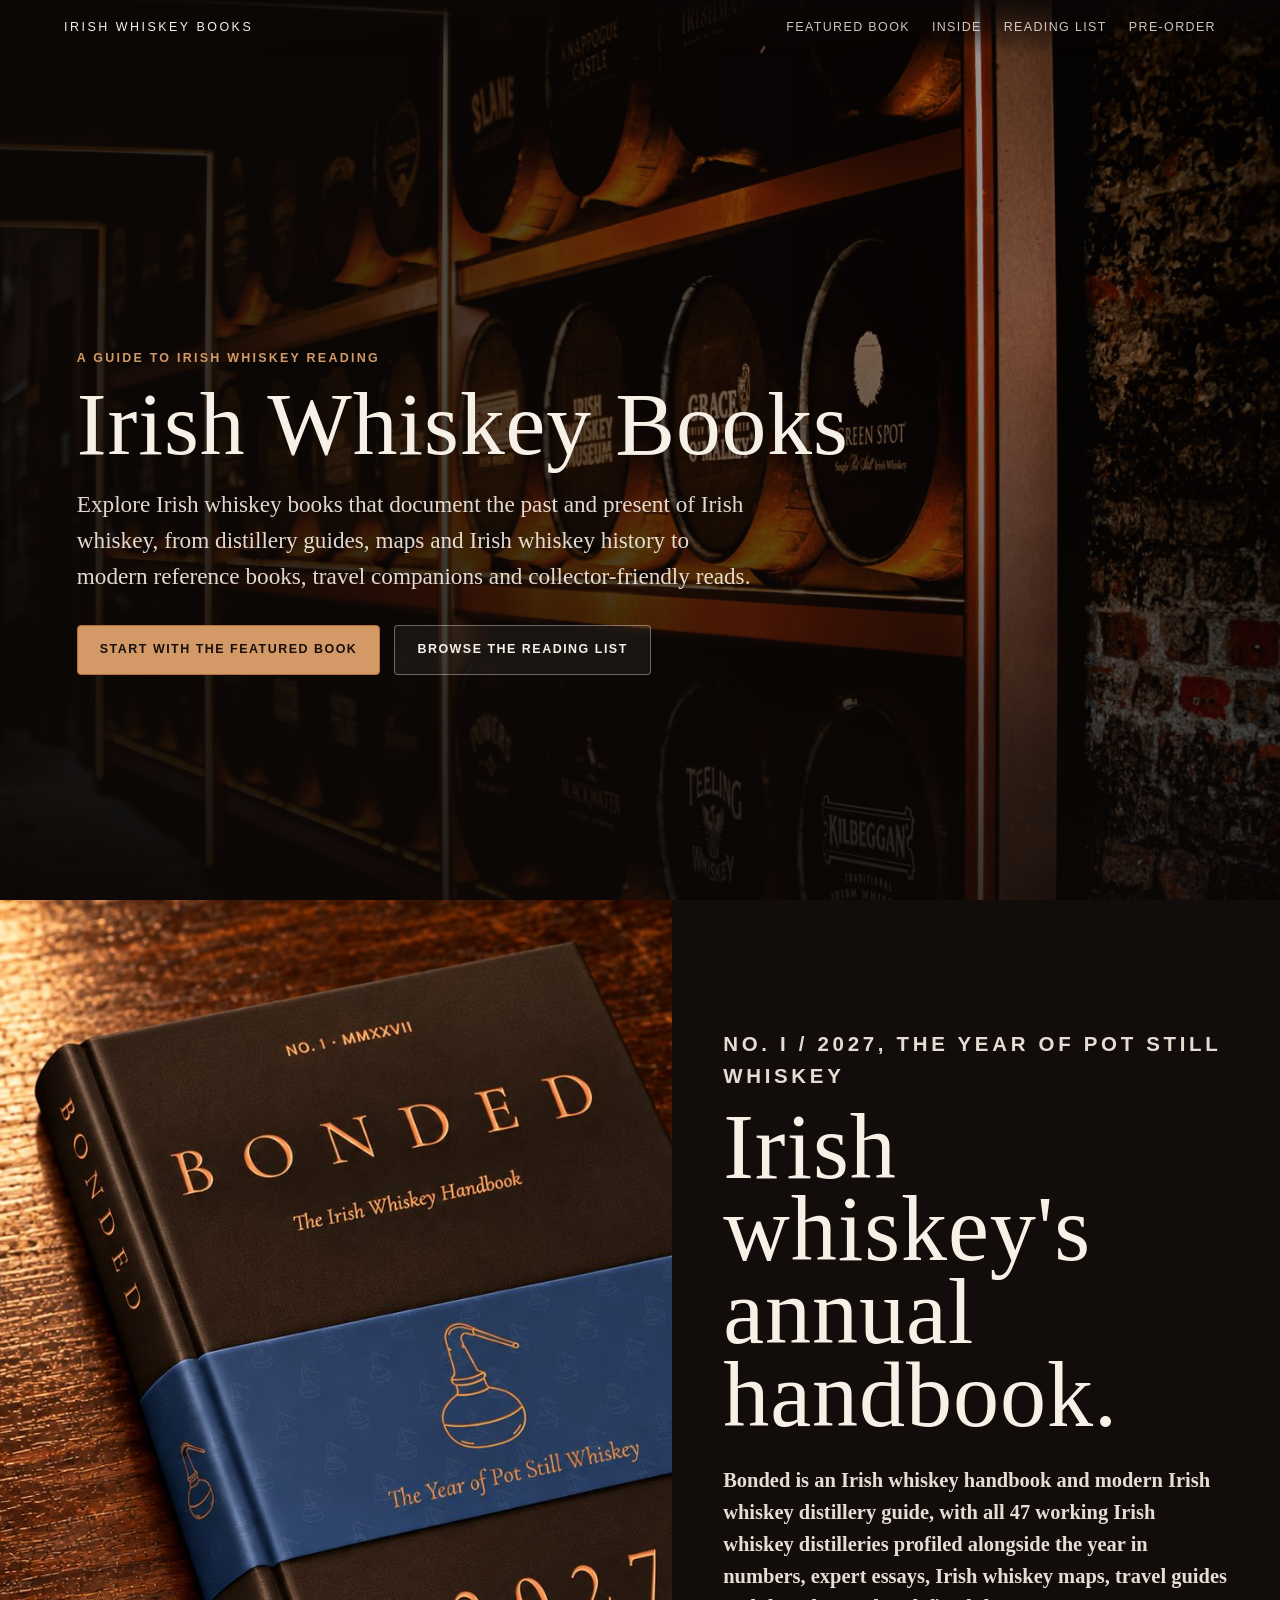
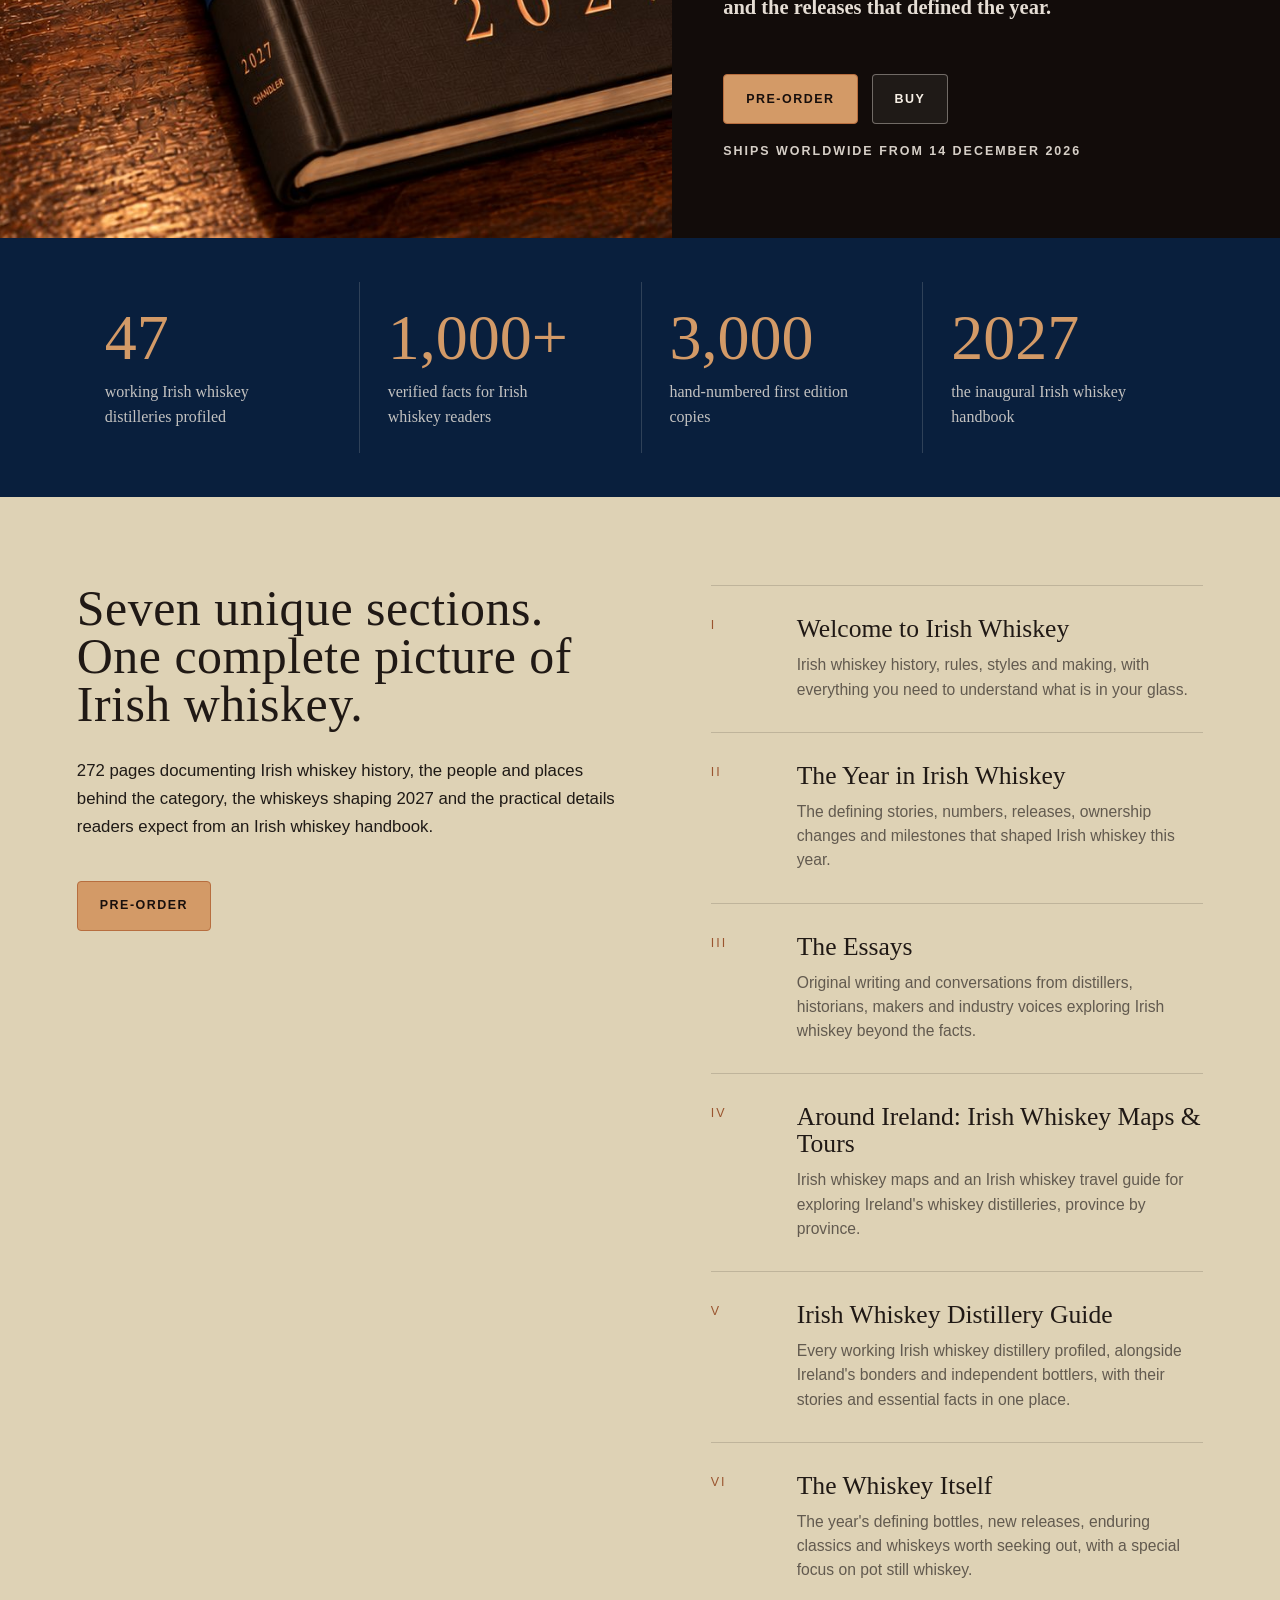
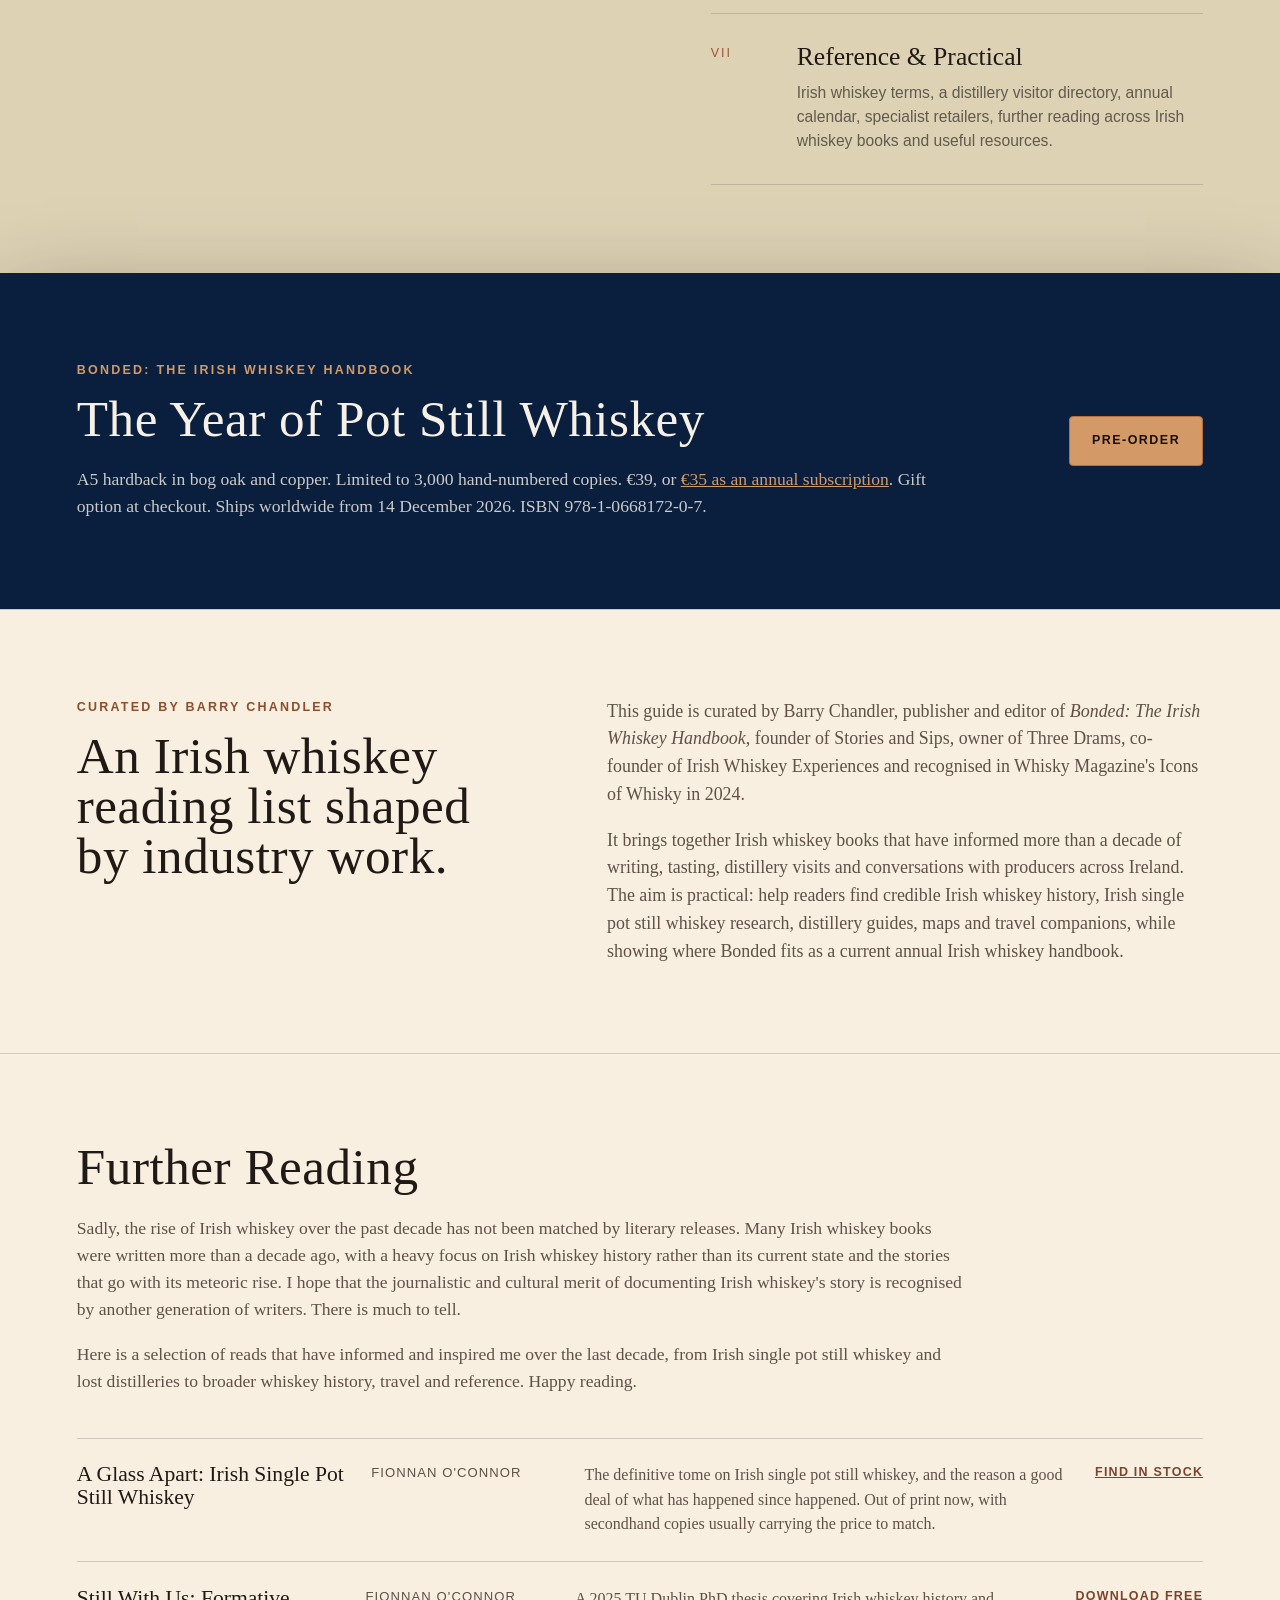
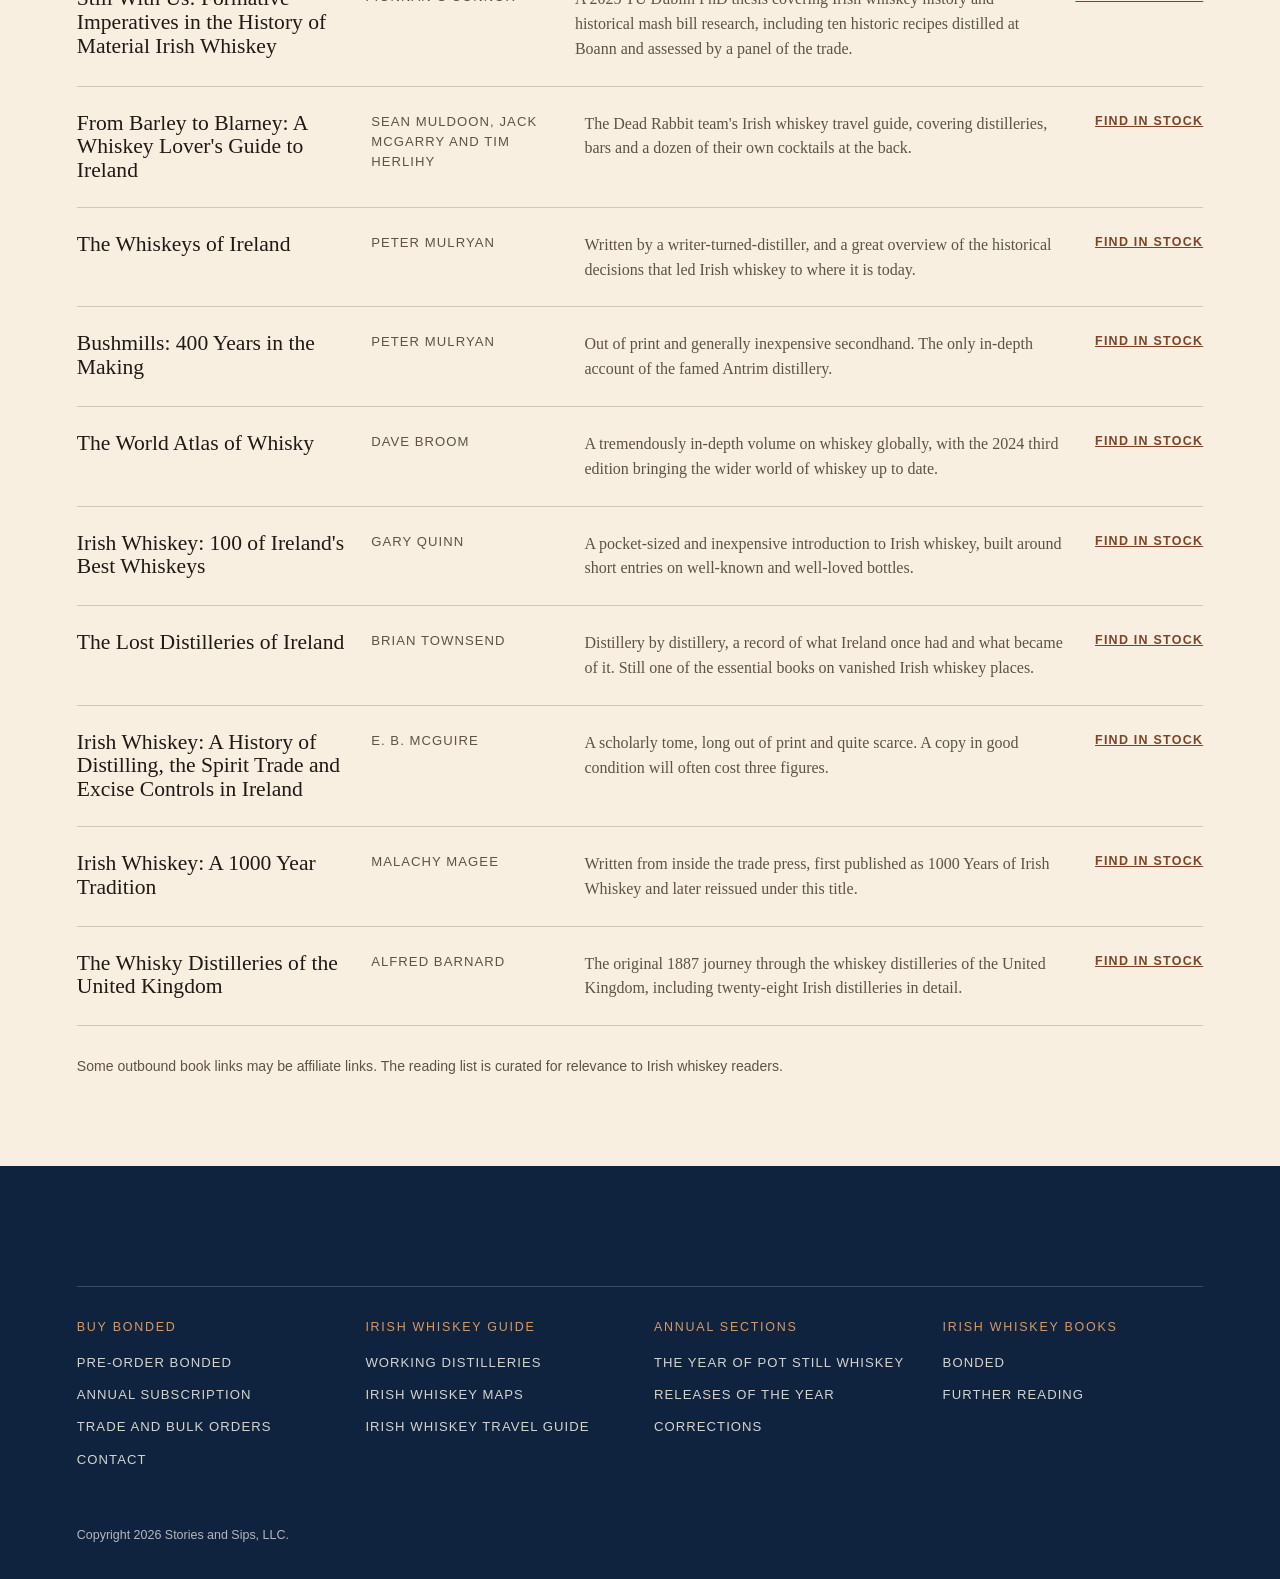
<file: index.html>
<!doctype html>
<html lang="en">
  <head>
    <meta charset="utf-8">
    <meta name="viewport" content="width=device-width, initial-scale=1">
    <title>Irish Whiskey Books, Handbook &amp; Distillery Guide | Bonded</title>
    <meta name="description" content="Explore Irish whiskey books, the Bonded Irish whiskey handbook, Irish whiskey distillery guides, single pot still history, maps and travel guides.">
    <link rel="canonical" href="https://irishwhiskeybooks.com/">
    <meta name="robots" content="index,follow">
    <meta property="og:title" content="Irish Whiskey Books, Handbook &amp; Distillery Guide | Bonded">
    <meta property="og:description" content="Explore Irish whiskey books, the Bonded Irish whiskey handbook, Irish whiskey history, distillery guides, maps and travel guides.">
    <meta property="og:type" content="website">
    <meta property="og:url" content="https://irishwhiskeybooks.com/">
    <meta property="og:image" content="https://irishwhiskeybooks.com/assets/barrel-header.jpeg">
    <meta name="twitter:card" content="summary_large_image">
    <meta name="twitter:title" content="Irish Whiskey Books, Handbook &amp; Distillery Guide | Bonded">
    <meta name="twitter:description" content="Explore Irish whiskey books, the Bonded Irish whiskey handbook, Irish whiskey history, distillery guides, maps and travel guides.">
    <meta name="twitter:image" content="https://irishwhiskeybooks.com/assets/barrel-header.jpeg">
    <!-- Google tag (gtag.js) -->
    <script async src="https://www.googletagmanager.com/gtag/js?id=G-9MG080TFZW"></script>
    <script>
      window.dataLayer = window.dataLayer || [];
      function gtag(){dataLayer.push(arguments);}
      gtag('js', new Date());
      gtag('config', 'G-9MG080TFZW');
    </script>
    <link rel="stylesheet" href="styles.css">
    <script type="application/ld+json">
      {
        "@context": "https://schema.org",
        "@graph": [
          {
            "@type": "WebSite",
            "@id": "https://irishwhiskeybooks.com/#website",
            "name": "Irish Whiskey Books",
            "url": "https://irishwhiskeybooks.com/",
            "description": "A curated guide to Irish whiskey books, including the Bonded Irish whiskey handbook, Irish whiskey distillery guide resources, Irish single pot still whiskey history, maps and travel guides.",
            "creator": {
              "@id": "https://irishwhiskeybooks.com/#barry-chandler"
            }
          },
          {
            "@type": "Person",
            "@id": "https://irishwhiskeybooks.com/#barry-chandler",
            "name": "Barry Chandler",
            "jobTitle": "Publisher and editor",
            "description": "Barry Chandler is the publisher and editor of Bonded: The Irish Whiskey Handbook, founder of Stories and Sips, owner of Three Drams and co-founder of Irish Whiskey Experiences.",
            "sameAs": [
              "https://irishwhiskeyhandbook.com/",
              "https://storiesandsips.com/"
            ]
          },
          {
            "@type": "Book",
            "@id": "https://irishwhiskeybooks.com/#bonded",
            "name": "BONDED: The Irish Whiskey Handbook, No. I / 2027, The Year of Pot Still Whiskey",
            "isbn": "978-1-0668172-0-7",
            "numberOfPages": 272,
            "bookEdition": "No. I / 2027",
            "bookFormat": "https://schema.org/Hardcover",
            "inLanguage": "en",
            "author": {
              "@id": "https://irishwhiskeybooks.com/#barry-chandler"
            },
            "publisher": {
              "@type": "Organization",
              "name": "Stories and Sips"
            },
            "description": "Bonded is a 272-page Irish whiskey handbook, Irish whiskey distillery guide and annual reference book covering Irish whiskey history, maps, travel guides and the whiskeys shaping the year. No. I / 2027, The Year of Pot Still Whiskey, is an A5 hardback in bog oak and copper that profiles all 47 working Irish whiskey distilleries.",
            "offers": [
              {
                "@type": "Offer",
                "name": "Single copy",
                "price": "39.00",
                "priceCurrency": "EUR",
                "availability": "https://schema.org/PreOrder",
                "url": "https://irishwhiskeyhandbook.com/product/bonded-2027-the-irish-whiskey-handbook/"
              },
              {
                "@type": "Offer",
                "name": "Annual subscription",
                "price": "35.00",
                "priceCurrency": "EUR",
                "availability": "https://schema.org/PreOrder",
                "url": "https://irishwhiskeyhandbook.com/product/bonded-annual-subscription/"
              }
            ]
          },
          {
            "@type": "ItemList",
            "@id": "https://irishwhiskeybooks.com/#reading-list",
            "name": "Further Reading",
            "itemListOrder": "https://schema.org/ItemListOrderAscending",
            "numberOfItems": 11,
            "itemListElement": [
              {
                "@type": "ListItem",
                "position": 1,
                "item": {
                  "@type": "Book",
                  "name": "A Glass Apart: Irish Single Pot Still Whiskey",
                  "url": "https://www.elsefinebooksellers.com/product/11438/A-Glass-Apart-Irish-Single-Pot-Still-Whiskey",
                  "author": {
                    "@type": "Person",
                    "name": "Fionnan O'Connor"
                  }
                }
              },
              {
                "@type": "ListItem",
                "position": 2,
                "item": {
                  "@type": "Book",
                  "name": "Still With Us: Formative Imperatives in the History of Material Irish Whiskey, c. 1324 to 1980",
                  "url": "https://arrow.tudublin.ie/tfschcafdoc/7/",
                  "author": {
                    "@type": "Person",
                    "name": "Fionnan O'Connor"
                  }
                }
              },
              {
                "@type": "ListItem",
                "position": 3,
                "item": {
                  "@type": "Book",
                  "name": "From Barley to Blarney: A Whiskey Lover's Guide to Ireland",
                  "url": "https://www.speedyhen.com/product/sean-muldoon/from-barley-to-blarney--a-whiskey-lovers-guide-to-ireland/23897467"
                }
              },
              {
                "@type": "ListItem",
                "position": 4,
                "item": {
                  "@type": "Book",
                  "name": "The Whiskeys of Ireland",
                  "url": "https://blackwaterdistillery.ie/product/whiskeys-of-ireland-signed/",
                  "author": {
                    "@type": "Person",
                    "name": "Peter Mulryan"
                  }
                }
              },
              {
                "@type": "ListItem",
                "position": 5,
                "item": {
                  "@type": "Book",
                  "name": "Bushmills: 400 Years in the Making",
                  "url": "https://www.amazon.co.uk/Bushmills-400-Years-Making/dp/1847580920",
                  "author": {
                    "@type": "Person",
                    "name": "Peter Mulryan"
                  }
                }
              },
              {
                "@type": "ListItem",
                "position": 6,
                "item": {
                  "@type": "Book",
                  "name": "The World Atlas of Whisky",
                  "url": "https://www.amazon.nl/-/en/World-Atlas-Whisky-3rd-distilleries/dp/1784726737",
                  "author": {
                    "@type": "Person",
                    "name": "Dave Broom"
                  }
                }
              },
              {
                "@type": "ListItem",
                "position": 7,
                "item": {
                  "@type": "Book",
                  "name": "Irish Whiskey: 100 of Ireland's Best Whiskeys",
                  "url": "https://www.amazon.nl/-/en/Irish-Whiskey-Irelands-best-known-most-loved/dp/0008340668",
                  "author": {
                    "@type": "Person",
                    "name": "Gary Quinn"
                  }
                }
              },
              {
                "@type": "ListItem",
                "position": 8,
                "item": {
                  "@type": "Book",
                  "name": "The Lost Distilleries of Ireland",
                  "url": "https://www.abebooks.co.uk/Lost-Distilleries-Ireland-Brian-Townsend-Neil/32471209295/bd",
                  "author": {
                    "@type": "Person",
                    "name": "Brian Townsend"
                  }
                }
              },
              {
                "@type": "ListItem",
                "position": 9,
                "item": {
                  "@type": "Book",
                  "name": "Irish Whiskey: A History of Distilling, the Spirit Trade and Excise Controls in Ireland",
                  "url": "https://www.deburcararebooks.com/product/books/history/mcguire-irish-whiskey/",
                  "author": {
                    "@type": "Person",
                    "name": "E. B. McGuire"
                  }
                }
              },
              {
                "@type": "ListItem",
                "position": 10,
                "item": {
                  "@type": "Book",
                  "name": "Irish Whiskey: A 1000 Year Tradition",
                  "url": "https://www.abebooks.com/9780862782283/Irish-Whiskey-1000-Year-Tradition-0862782287/plp",
                  "author": {
                    "@type": "Person",
                    "name": "Malachy Magee"
                  }
                }
              },
              {
                "@type": "ListItem",
                "position": 11,
                "item": {
                  "@type": "Book",
                  "name": "The Whisky Distilleries of the United Kingdom",
                  "url": "https://birlinn.co.uk/product/the-whisky-distilleries-of-the-united-kingdom-2/",
                  "author": {
                    "@type": "Person",
                    "name": "Alfred Barnard"
                  }
                }
              }
            ]
          }
        ]
      }
    </script>
  </head>
  <body>
    <header class="site-header" aria-label="Irish Whiskey Books">
      <a class="brand" href="#top">Irish Whiskey Books</a>
      <nav aria-label="Main navigation">
        <a href="#featured-book">Featured Book</a>
        <a href="#inside">Inside</a>
        <a href="#reading-list">Reading List</a>
        <a href="https://irishwhiskeyhandbook.com/product/bonded-2027-the-irish-whiskey-handbook/" target="_blank" rel="noopener noreferrer">Pre-order</a>
      </nav>
    </header>

    <main id="top">
      <section class="hero hero-category">
        <div class="hero-media" aria-hidden="true">
          <img src="assets/barrel-header.jpeg" alt="">
        </div>
        <div class="hero-overlay"></div>
        <div class="hero-content hero-content-left">
          <p class="kicker">A guide to Irish whiskey reading</p>
          <h1>Irish Whiskey Books</h1>
          <p class="lede">Explore Irish whiskey books that document the past and present of Irish whiskey, from distillery guides, maps and Irish whiskey history to modern reference books, travel companions and collector-friendly reads.</p>
          <div class="actions">
            <a class="button primary" href="#featured-book">Start With The Featured Book</a>
            <a class="button secondary" href="#reading-list">Browse The Reading List</a>
          </div>
        </div>
      </section>

      <section class="bonded-feature-hero" id="featured-book" aria-label="BONDED: The Irish Whiskey Handbook, No. I / 2027, The Year of Pot Still Whiskey">
        <div class="bonded-feature-media" aria-hidden="true">
          <img src="assets/bonded-header.jpeg" alt="">
        </div>
        <div class="bonded-feature-overlay"></div>
        <div class="bonded-feature-copy">
          <p class="kicker">No. I / 2027, The Year of Pot Still Whiskey</p>
          <h2>Irish whiskey's annual handbook.</h2>
          <p>Bonded is an Irish whiskey handbook and modern Irish whiskey distillery guide, with all 47 working Irish whiskey distilleries profiled alongside the year in numbers, expert essays, Irish whiskey maps, travel guides and the releases that defined the year.</p>
          <div class="bonded-actions">
            <a class="button primary" href="https://irishwhiskeyhandbook.com/product/bonded-2027-the-irish-whiskey-handbook/" target="_blank" rel="noopener noreferrer">Pre-order</a>
            <a class="button secondary" href="https://irishwhiskeyhandbook.com/product/bonded-2027-the-irish-whiskey-handbook/" target="_blank" rel="noopener noreferrer">Buy</a>
          </div>
          <p class="shipping-note">Ships worldwide from 14 December 2026</p>
        </div>
      </section>

      <section class="stats section section-blue" aria-label="Bonded at a glance">
        <div>
          <strong>47</strong>
          <span>working Irish whiskey distilleries profiled</span>
        </div>
        <div>
          <strong>1,000+</strong>
          <span>verified facts for Irish whiskey readers</span>
        </div>
        <div>
          <strong>3,000</strong>
          <span>hand-numbered first edition copies</span>
        </div>
        <div>
          <strong>2027</strong>
          <span>the inaugural Irish whiskey handbook</span>
        </div>
      </section>

      <section class="section section-cream sections-overview" id="inside">
        <div class="sections-statement">
          <h2>Seven unique sections. One complete picture of Irish whiskey.</h2>
          <p>272 pages documenting Irish whiskey history, the people and places behind the category, the whiskeys shaping 2027 and the practical details readers expect from an Irish whiskey handbook.</p>
          <a class="button primary section-button" href="https://irishwhiskeyhandbook.com/product/bonded-2027-the-irish-whiskey-handbook/" target="_blank" rel="noopener noreferrer">Pre-order</a>
        </div>

        <div class="sections-list" aria-label="Bonded book sections">
          <article>
            <span>I</span>
            <div>
              <h3>Welcome to Irish Whiskey</h3>
              <p>Irish whiskey history, rules, styles and making, with everything you need to understand what is in your glass.</p>
            </div>
          </article>
          <article>
            <span>II</span>
            <div>
              <h3>The Year in Irish Whiskey</h3>
              <p>The defining stories, numbers, releases, ownership changes and milestones that shaped Irish whiskey this year.</p>
            </div>
          </article>
          <article>
            <span>III</span>
            <div>
              <h3>The Essays</h3>
              <p>Original writing and conversations from distillers, historians, makers and industry voices exploring Irish whiskey beyond the facts.</p>
            </div>
          </article>
          <article>
            <span>IV</span>
            <div>
              <h3>Around Ireland: Irish Whiskey Maps &amp; Tours</h3>
              <p>Irish whiskey maps and an Irish whiskey travel guide for exploring Ireland's whiskey distilleries, province by province.</p>
            </div>
          </article>
          <article>
            <span>V</span>
            <div>
              <h3>Irish Whiskey Distillery Guide</h3>
              <p>Every working Irish whiskey distillery profiled, alongside Ireland's bonders and independent bottlers, with their stories and essential facts in one place.</p>
            </div>
          </article>
          <article>
            <span>VI</span>
            <div>
              <h3>The Whiskey Itself</h3>
              <p>The year's defining bottles, new releases, enduring classics and whiskeys worth seeking out, with a special focus on pot still whiskey.</p>
            </div>
          </article>
          <article>
            <span>VII</span>
            <div>
              <h3>Reference &amp; Practical</h3>
              <p>Irish whiskey terms, a distillery visitor directory, annual calendar, specialist retailers, further reading across Irish whiskey books and useful resources.</p>
            </div>
          </article>
        </div>
      </section>

      <section class="book-band section" id="buy" aria-label="Pre-order Bonded">
        <div>
          <p class="section-label">BONDED: The Irish Whiskey Handbook</p>
          <h2>The Year of Pot Still Whiskey</h2>
          <p>A5 hardback in bog oak and copper. Limited to 3,000 hand-numbered copies. €39, or <a href="https://irishwhiskeyhandbook.com/product/bonded-annual-subscription/" target="_blank" rel="noopener noreferrer">€35 as an annual subscription</a>. Gift option at checkout. Ships worldwide from 14 December 2026. ISBN 978-1-0668172-0-7.</p>
        </div>
        <a class="button primary" href="https://irishwhiskeyhandbook.com/product/bonded-2027-the-irish-whiskey-handbook/" target="_blank" rel="noopener noreferrer">Pre-order</a>
      </section>

      <section class="section authority-section section-paper" aria-label="About this Irish whiskey books guide">
        <div class="authority-heading">
          <p class="kicker">Curated by Barry Chandler</p>
          <h2>An Irish whiskey reading list shaped by industry work.</h2>
        </div>
        <div class="authority-copy">
          <p>This guide is curated by Barry Chandler, publisher and editor of <em>Bonded: The Irish Whiskey Handbook</em>, founder of Stories and Sips, owner of Three Drams, co-founder of Irish Whiskey Experiences and recognised in Whisky Magazine's Icons of Whisky in 2024.</p>
          <p>It brings together Irish whiskey books that have informed more than a decade of writing, tasting, distillery visits and conversations with producers across Ireland. The aim is practical: help readers find credible Irish whiskey history, Irish single pot still whiskey research, distillery guides, maps and travel companions, while showing where Bonded fits as a current annual Irish whiskey handbook.</p>
        </div>
      </section>

      <section class="section reading-list section-paper" id="reading-list">
        <div class="section-heading">
          <h2>Further Reading</h2>
          <div class="reading-intro">
            <p>Sadly, the rise of Irish whiskey over the past decade has not been matched by literary releases. Many Irish whiskey books were written more than a decade ago, with a heavy focus on Irish whiskey history rather than its current state and the stories that go with its meteoric rise. I hope that the journalistic and cultural merit of documenting Irish whiskey's story is recognised by another generation of writers. There is much to tell.</p>
            <p>Here is a selection of reads that have informed and inspired me over the last decade, from Irish single pot still whiskey and lost distilleries to broader whiskey history, travel and reference. Happy reading.</p>
          </div>
        </div>

        <div class="book-list">
          <article>
            <h3>A Glass Apart: Irish Single Pot Still Whiskey</h3>
            <p class="byline">Fionnan O'Connor</p>
            <p>The definitive tome on Irish single pot still whiskey, and the reason a good deal of what has happened since happened. Out of print now, with secondhand copies usually carrying the price to match.</p>
            <a href="https://www.elsefinebooksellers.com/product/11438/A-Glass-Apart-Irish-Single-Pot-Still-Whiskey" aria-label="Find A Glass Apart in stock" target="_blank" rel="noopener noreferrer">Find in stock</a>
          </article>
          <article>
            <h3>Still With Us: Formative Imperatives in the History of Material Irish Whiskey</h3>
            <p class="byline">Fionnan O'Connor</p>
            <p>A 2025 TU Dublin PhD thesis covering Irish whiskey history and historical mash bill research, including ten historic recipes distilled at Boann and assessed by a panel of the trade.</p>
            <a href="https://arrow.tudublin.ie/tfschcafdoc/7/" aria-label="Download Still With Us from TU Dublin" target="_blank" rel="noopener noreferrer">Download free</a>
          </article>
          <article>
            <h3>From Barley to Blarney: A Whiskey Lover's Guide to Ireland</h3>
            <p class="byline">Sean Muldoon, Jack McGarry and Tim Herlihy</p>
            <p>The Dead Rabbit team's Irish whiskey travel guide, covering distilleries, bars and a dozen of their own cocktails at the back.</p>
            <a href="https://www.speedyhen.com/product/sean-muldoon/from-barley-to-blarney--a-whiskey-lovers-guide-to-ireland/23897467" aria-label="Find From Barley to Blarney in stock" target="_blank" rel="noopener noreferrer">Find in stock</a>
          </article>
          <article>
            <h3>The Whiskeys of Ireland</h3>
            <p class="byline">Peter Mulryan</p>
            <p>Written by a writer-turned-distiller, and a great overview of the historical decisions that led Irish whiskey to where it is today.</p>
            <a href="https://blackwaterdistillery.ie/product/whiskeys-of-ireland-signed/" aria-label="Find The Whiskeys of Ireland in stock" target="_blank" rel="noopener noreferrer">Find in stock</a>
          </article>
          <article>
            <h3>Bushmills: 400 Years in the Making</h3>
            <p class="byline">Peter Mulryan</p>
            <p>Out of print and generally inexpensive secondhand. The only in-depth account of the famed Antrim distillery.</p>
            <a href="https://www.amazon.co.uk/Bushmills-400-Years-Making/dp/1847580920" aria-label="Find Bushmills: 400 Years in the Making in stock" target="_blank" rel="noopener noreferrer">Find in stock</a>
          </article>
          <article>
            <h3>The World Atlas of Whisky</h3>
            <p class="byline">Dave Broom</p>
            <p>A tremendously in-depth volume on whiskey globally, with the 2024 third edition bringing the wider world of whiskey up to date.</p>
            <a href="https://www.amazon.nl/-/en/World-Atlas-Whisky-3rd-distilleries/dp/1784726737" aria-label="Find The World Atlas of Whisky in stock" target="_blank" rel="noopener noreferrer">Find in stock</a>
          </article>
          <article>
            <h3>Irish Whiskey: 100 of Ireland's Best Whiskeys</h3>
            <p class="byline">Gary Quinn</p>
            <p>A pocket-sized and inexpensive introduction to Irish whiskey, built around short entries on well-known and well-loved bottles.</p>
            <a href="https://www.amazon.nl/-/en/Irish-Whiskey-Irelands-best-known-most-loved/dp/0008340668" aria-label="Find Irish Whiskey: 100 of Ireland's Best Whiskeys in stock" target="_blank" rel="noopener noreferrer">Find in stock</a>
          </article>
          <article>
            <h3>The Lost Distilleries of Ireland</h3>
            <p class="byline">Brian Townsend</p>
            <p>Distillery by distillery, a record of what Ireland once had and what became of it. Still one of the essential books on vanished Irish whiskey places.</p>
            <a href="https://www.abebooks.co.uk/Lost-Distilleries-Ireland-Brian-Townsend-Neil/32471209295/bd" aria-label="Find The Lost Distilleries of Ireland in stock" target="_blank" rel="noopener noreferrer">Find in stock</a>
          </article>
          <article>
            <h3>Irish Whiskey: A History of Distilling, the Spirit Trade and Excise Controls in Ireland</h3>
            <p class="byline">E. B. McGuire</p>
            <p>A scholarly tome, long out of print and quite scarce. A copy in good condition will often cost three figures.</p>
            <a href="https://www.deburcararebooks.com/product/books/history/mcguire-irish-whiskey/" aria-label="Find E. B. McGuire's Irish Whiskey in stock" target="_blank" rel="noopener noreferrer">Find in stock</a>
          </article>
          <article>
            <h3>Irish Whiskey: A 1000 Year Tradition</h3>
            <p class="byline">Malachy Magee</p>
            <p>Written from inside the trade press, first published as 1000 Years of Irish Whiskey and later reissued under this title.</p>
            <a href="https://www.abebooks.com/9780862782283/Irish-Whiskey-1000-Year-Tradition-0862782287/plp" aria-label="Find Irish Whiskey: A 1000 Year Tradition in stock" target="_blank" rel="noopener noreferrer">Find in stock</a>
          </article>
          <article>
            <h3>The Whisky Distilleries of the United Kingdom</h3>
            <p class="byline">Alfred Barnard</p>
            <p>The original 1887 journey through the whiskey distilleries of the United Kingdom, including twenty-eight Irish distilleries in detail.</p>
            <a href="https://birlinn.co.uk/product/the-whisky-distilleries-of-the-united-kingdom-2/" aria-label="Find The Whisky Distilleries of the United Kingdom in stock" target="_blank" rel="noopener noreferrer">Find in stock</a>
          </article>
        </div>
        <p class="affiliate-note">Some outbound book links may be affiliate links. The reading list is curated for relevance to Irish whiskey readers.</p>
      </section>

    </main>

    <footer class="site-footer">
      <div class="footer-grid">
        <div>
          <h3>Buy Bonded</h3>
          <a href="https://irishwhiskeyhandbook.com/product/bonded-2027-the-irish-whiskey-handbook/" target="_blank" rel="noopener noreferrer">Pre-order Bonded</a>
          <a href="https://irishwhiskeyhandbook.com/product/bonded-annual-subscription/" target="_blank" rel="noopener noreferrer">Annual Subscription</a>
          <a href="https://irishwhiskeyhandbook.com/bulk-orders/#retail" target="_blank" rel="noopener noreferrer">Trade And Bulk Orders</a>
          <a href="https://irishwhiskeyhandbook.com/contact/" target="_blank" rel="noopener noreferrer">Contact</a>
        </div>
        <div>
          <h3>Irish Whiskey Guide</h3>
          <a href="https://irishwhiskeyhandbook.com/irish-whiskey-distilleries/" target="_blank" rel="noopener noreferrer">Working Distilleries</a>
          <a href="https://irishwhiskeyhandbook.com/irish-whiskey-map/" target="_blank" rel="noopener noreferrer">Irish Whiskey Maps</a>
          <a href="https://irishwhiskeyhandbook.com/irish-whiskey-map/" target="_blank" rel="noopener noreferrer">Irish Whiskey Travel Guide</a>
        </div>
        <div>
          <h3>Annual Sections</h3>
          <a href="https://irishwhiskeyhandbook.com/single-pot-still-irish-whiskey/" target="_blank" rel="noopener noreferrer">The Year of Pot Still Whiskey</a>
          <a href="https://irishwhiskeyhandbook.com/irish-whiskey-releases-2027/" target="_blank" rel="noopener noreferrer">Releases Of The Year</a>
          <a href="https://irishwhiskeyhandbook.com/corrections/" target="_blank" rel="noopener noreferrer">Corrections</a>
        </div>
        <div>
          <h3>Irish Whiskey Books</h3>
          <a href="#featured-book">Bonded</a>
          <a href="#reading-list">Further Reading</a>
        </div>
      </div>
      <p class="copyright">Copyright 2026 Stories and Sips, LLC.</p>
    </footer>
  </body>
</html>
</file>
<file: styles.css>
:root {
  --ink: #f7f0e6;
  --muted: #cbbda9;
  --paper: #f8efe1;
  --paper-ink: #201915;
  --paper-muted: #5f5146;
  --brown: #17100d;
  --brown-2: #261813;
  --blue: #091f3d;
  --copper: #b76e3f;
  --copper-light: #d39a67;
  --line-dark: rgba(247, 240, 230, 0.18);
  --line-paper: rgba(32, 25, 21, 0.18);
}

* {
  box-sizing: border-box;
}

html {
  scroll-behavior: smooth;
}

body {
  margin: 0;
  color: var(--ink);
  background: var(--brown);
  font-family: "Iowan Old Style", Iowan, Georgia, "Times New Roman", serif;
  line-height: 1.55;
}

img {
  display: block;
  max-width: 100%;
}

a {
  color: inherit;
}

.site-header {
  position: fixed;
  z-index: 20;
  top: 0;
  right: 0;
  left: 0;
  display: flex;
  align-items: center;
  justify-content: space-between;
  gap: 24px;
  padding: 18px clamp(20px, 5vw, 64px);
  color: var(--ink);
  background: linear-gradient(180deg, rgba(10, 7, 6, 0.88), rgba(10, 7, 6, 0));
}

.brand,
nav,
.kicker,
.section-label,
.button,
.shipping-note,
.byline,
.affiliate-note,
.footer-grid h3,
.footer-grid a,
.copyright {
  font-family: Arial, Helvetica, sans-serif;
}

.brand {
  font-size: 0.78rem;
  letter-spacing: 0.2em;
  text-decoration: none;
  text-transform: uppercase;
}

nav {
  display: flex;
  flex-wrap: wrap;
  gap: 22px;
  font-size: 0.78rem;
  letter-spacing: 0.11em;
  text-transform: uppercase;
}

nav a {
  color: rgba(247, 240, 230, 0.82);
  text-decoration: none;
}

.hero {
  position: relative;
  min-height: 100vh;
  display: grid;
  align-items: center;
  overflow: hidden;
  padding: 128px clamp(22px, 6vw, 84px) 76px;
}

.hero-media,
.hero-overlay {
  position: absolute;
  inset: 0;
}

.hero-media img {
  width: 100%;
  height: 100%;
  object-fit: cover;
  filter: saturate(0.96) contrast(1.04);
}

.hero-overlay {
  background:
    linear-gradient(90deg, rgba(13, 8, 6, 0.1) 0%, rgba(13, 8, 6, 0.2) 38%, rgba(13, 8, 6, 0.82) 76%, rgba(13, 8, 6, 0.94) 100%),
    linear-gradient(0deg, rgba(13, 8, 6, 0.78) 0%, rgba(13, 8, 6, 0.04) 58%);
}

.hero-category .hero-overlay {
  background:
    linear-gradient(90deg, rgba(13, 8, 6, 0.9) 0%, rgba(13, 8, 6, 0.7) 38%, rgba(13, 8, 6, 0.18) 100%),
    linear-gradient(0deg, rgba(13, 8, 6, 0.72) 0%, rgba(13, 8, 6, 0.08) 62%);
}

.hero-content {
  position: relative;
  z-index: 2;
  max-width: 600px;
  margin-left: auto;
  padding-top: 8vh;
}

.hero-content-left {
  max-width: 1120px;
  margin-right: auto;
  margin-left: 0;
}

.kicker,
.section-label {
  margin: 0 0 14px;
  color: var(--copper-light);
  font-size: 0.78rem;
  font-weight: 700;
  letter-spacing: 0.18em;
  text-transform: uppercase;
}

h1,
h2,
h3,
p {
  margin-top: 0;
}

h1 {
  margin-bottom: 22px;
  font-size: clamp(3.8rem, 7vw, 7.4rem);
  line-height: 0.92;
  font-weight: 400;
  letter-spacing: 0.01em;
}

.hero-content-left h1 {
  white-space: nowrap;
}

h2 {
  margin-bottom: 22px;
  font-size: clamp(2rem, 4vw, 4.5rem);
  line-height: 0.98;
  font-weight: 400;
  letter-spacing: 0.01em;
}

h3 {
  margin-bottom: 12px;
  font-size: 1.35rem;
  line-height: 1.1;
  font-weight: 400;
}

.lede {
  max-width: 680px;
  color: rgba(247, 240, 230, 0.9);
  font-size: clamp(1.15rem, 2vw, 1.45rem);
}

.actions {
  display: flex;
  flex-wrap: wrap;
  gap: 14px;
  margin-top: 30px;
}

.button {
  display: inline-flex;
  align-items: center;
  justify-content: center;
  min-height: 50px;
  padding: 13px 22px;
  border: 1px solid rgba(247, 240, 230, 0.38);
  border-radius: 4px;
  font-size: 0.78rem;
  font-weight: 700;
  letter-spacing: 0.12em;
  text-decoration: none;
  text-transform: uppercase;
}

.button.primary {
  border-color: var(--copper);
  color: #180f0c;
  background: var(--copper-light);
}

.button.secondary {
  color: var(--ink);
  background: rgba(247, 240, 230, 0.06);
}

.actions-paper .button.secondary {
  color: var(--paper-ink);
  border-color: rgba(32, 25, 21, 0.26);
  background: rgba(32, 25, 21, 0.04);
}

.shipping-note {
  margin: 18px 0 0;
  color: rgba(247, 240, 230, 0.72);
  font-size: 0.9rem;
}

.paper-note {
  color: var(--paper-muted);
}

.bonded-feature-hero {
  position: relative;
  min-height: 100vh;
  display: grid;
  grid-template-columns: minmax(0, 1.05fr) minmax(420px, 0.95fr);
  align-items: stretch;
  overflow: hidden;
  padding: 0;
  background: #120c0a;
}

.bonded-feature-media,
.bonded-feature-overlay {
  position: relative;
  inset: auto;
}

.bonded-feature-media {
  min-height: 100vh;
  background: #1a100c;
}

.bonded-feature-media img {
  width: 100%;
  height: 100%;
  object-fit: cover;
  object-position: 32% center;
}

.bonded-feature-overlay {
  display: none;
}

.bonded-feature-copy {
  position: relative;
  z-index: 2;
  max-width: none;
  margin-left: 0;
  display: flex;
  flex-direction: column;
  justify-content: center;
  padding: 128px clamp(28px, 4vw, 72px) 76px clamp(28px, 4vw, 64px);
  color: var(--ink);
}

.bonded-feature-copy h2 {
  margin-bottom: 28px;
  font-size: clamp(4rem, 7.2vw, 7.8rem);
  line-height: 0.9;
}

.bonded-feature-copy p {
  max-width: 620px;
  color: rgba(247, 240, 230, 0.92);
  font-size: clamp(1.08rem, 1.6vw, 1.35rem);
  font-weight: 700;
}

.bonded-actions {
  display: flex;
  flex-wrap: wrap;
  gap: 14px;
  margin-top: 30px;
}

.bonded-feature-copy .shipping-note {
  margin-top: 18px;
  color: rgba(247, 240, 230, 0.86);
  font-size: 0.78rem;
  font-weight: 700;
  letter-spacing: 0.16em;
  text-transform: uppercase;
}

.look-inside {
  display: inline-block;
  margin-top: 54px;
  color: rgba(247, 240, 230, 0.8);
  font-family: Arial, Helvetica, sans-serif;
  font-size: 0.74rem;
  font-weight: 700;
  letter-spacing: 0.16em;
  text-decoration: none;
  text-transform: uppercase;
}

.section {
  padding: 88px clamp(22px, 6vw, 84px);
}

.section-brown {
  color: var(--ink);
  background: linear-gradient(180deg, #1a110e 0%, #231610 100%);
}

.section-blue,
.book-band {
  color: var(--ink);
  background: var(--blue);
}

.section-cream {
  color: var(--paper-ink);
  background: #f4e6d0;
}

.section-paper {
  color: var(--paper-ink);
  background: var(--paper);
}

.intro,
.methodology,
.featured-book,
.preview-section,
.sections-overview {
  display: grid;
  grid-template-columns: minmax(0, 1.05fr) minmax(280px, 0.95fr);
  gap: clamp(36px, 7vw, 92px);
  align-items: center;
}

.intro-copy p,
.method-list p,
.preview-copy p,
.featured-copy p {
  color: var(--muted);
  font-size: 1.18rem;
}

.featured-copy p,
.method-list-paper p {
  color: var(--paper-muted);
}

.standfirst {
  color: var(--paper-ink);
  font-size: clamp(1.25rem, 2vw, 1.55rem);
}

.book-image {
  margin: 0;
}

.book-image img {
  width: 100%;
  aspect-ratio: 3 / 2;
  object-fit: cover;
  box-shadow: 0 28px 80px rgba(32, 25, 21, 0.22);
}

.intro-copy p:last-child,
.method-list p:last-child,
.preview-copy p:last-child {
  margin-bottom: 0;
}

.stats {
  display: grid;
  grid-template-columns: repeat(4, minmax(0, 1fr));
  gap: 1px;
  padding-top: 44px;
  padding-bottom: 44px;
}

.stats div {
  padding: 24px 28px;
  border-left: 1px solid rgba(247, 240, 230, 0.16);
}

.stats div:first-child {
  border-left: 0;
}

.stats strong,
.price {
  display: block;
  color: var(--copper-light);
  font-size: clamp(2.6rem, 5vw, 5rem);
  line-height: 1;
  font-weight: 400;
}

.stats span {
  display: block;
  max-width: 190px;
  margin-top: 10px;
  color: rgba(247, 240, 230, 0.78);
}

.section-heading {
  max-width: 890px;
  margin-bottom: 42px;
}

.section-heading p {
  color: var(--paper-muted);
  font-size: 1.1rem;
}

.section-heading-dark p {
  color: var(--muted);
}

.inside .section-label,
.section-paper .section-label,
.faq .section-label {
  color: #8b4f2c;
}

.sections-overview {
  align-items: start;
  background: #ded2b5;
}

.sections-statement {
  position: sticky;
  top: 96px;
}

.sections-statement h2 {
  max-width: 680px;
  margin-bottom: 28px;
  font-size: clamp(2.1rem, 3.9vw, 4.25rem);
  line-height: 0.96;
}

.sections-statement p {
  max-width: 560px;
  color: #1f1a16;
  font-family: Arial, Helvetica, sans-serif;
  font-size: 1.05rem;
  line-height: 1.65;
}

.section-button {
  margin-top: 24px;
  color: #180f0c;
}

.sections-list {
  display: grid;
  border-top: 1px solid rgba(32, 25, 21, 0.16);
}

.sections-list article {
  display: grid;
  grid-template-columns: 58px 1fr;
  gap: 28px;
  padding: 30px 0;
  border-bottom: 1px solid rgba(32, 25, 21, 0.16);
}

.sections-list span {
  color: #9a552f;
  font-family: Arial, Helvetica, sans-serif;
  font-size: 0.78rem;
  letter-spacing: 0.16em;
}

.sections-list h3 {
  margin-bottom: 10px;
  font-size: clamp(1.55rem, 2vw, 2rem);
  line-height: 1.05;
}

.sections-list p {
  max-width: 760px;
  margin-bottom: 0;
  color: #625a4f;
  font-family: Arial, Helvetica, sans-serif;
  font-size: 0.98rem;
}

.feature-grid {
  display: grid;
  grid-template-columns: repeat(3, minmax(0, 1fr));
  gap: 1px;
}

.feature-grid article {
  min-height: 290px;
  padding: 30px;
  border: 1px solid var(--line-paper);
  background: rgba(255, 255, 255, 0.26);
}

.feature-grid span {
  display: block;
  margin-bottom: 48px;
  color: #8b4f2c;
  font-family: Arial, Helvetica, sans-serif;
  font-size: 0.78rem;
  letter-spacing: 0.16em;
}

.feature-grid p,
.reader-list p,
.book-list p,
.faq p {
  color: var(--paper-muted);
}

.book-band {
  display: flex;
  align-items: center;
  justify-content: space-between;
  gap: 28px;
  box-shadow: 0 28px 90px rgba(0, 0, 0, 0.32);
}

.book-band div {
  max-width: 850px;
}

.book-band p:last-child {
  margin-bottom: 0;
  color: rgba(247, 240, 230, 0.82);
  font-size: 1.1rem;
}

.book-band a:not(.button) {
  color: var(--copper-light);
}

.reader-list {
  display: grid;
  grid-template-columns: repeat(4, minmax(0, 1fr));
  gap: 24px;
  margin-top: 38px;
}

.reader-list p {
  margin-bottom: 0;
  padding-top: 18px;
  border-top: 1px solid var(--line-paper);
}

.cta-grid {
  display: grid;
  grid-template-columns: repeat(2, minmax(0, 1fr));
  gap: 24px;
}

.cta-grid article {
  display: flex;
  min-height: 310px;
  flex-direction: column;
  justify-content: space-between;
  padding: 34px;
  border: 1px solid var(--line-dark);
  background: rgba(255, 255, 255, 0.035);
}

.cta-grid p {
  color: var(--muted);
}

.cta-grid .price {
  margin: 8px 0 22px;
  font-size: clamp(2.1rem, 4vw, 3.4rem);
}

.cta-grid .price-small {
  font-size: clamp(1.45rem, 3vw, 2.2rem);
}

.cta-grid .button {
  align-self: flex-start;
}

.authority-section {
  display: grid;
  grid-template-columns: minmax(0, 0.85fr) minmax(0, 1.15fr);
  gap: clamp(34px, 7vw, 92px);
  border-top: 1px solid var(--line-paper);
  border-bottom: 1px solid var(--line-paper);
}

.authority-section .kicker {
  color: #8b4f2c;
}

.authority-heading h2 {
  max-width: 680px;
  font-size: clamp(2.2rem, 4vw, 4.7rem);
}

.authority-copy p {
  color: var(--paper-muted);
  font-size: 1.12rem;
}

.authority-copy p:last-child {
  margin-bottom: 0;
}

.book-list {
  display: grid;
  gap: 1px;
  border-top: 1px solid var(--line-paper);
}

.reading-intro {
  max-width: 900px;
}

.reading-intro p {
  color: var(--paper-muted);
  font-size: 1.1rem;
}

.book-list article {
  display: grid;
  grid-template-columns: 1fr 0.7fr 1.8fr auto;
  gap: 24px;
  align-items: start;
  padding: 24px 0;
  border-bottom: 1px solid var(--line-paper);
}

.book-list h3,
.book-list p {
  margin-bottom: 0;
}

.byline {
  font-size: 0.82rem;
  letter-spacing: 0.08em;
  text-transform: uppercase;
}

.book-list a {
  color: #7c4529;
  font-family: Arial, Helvetica, sans-serif;
  font-size: 0.78rem;
  font-weight: 700;
  letter-spacing: 0.1em;
  text-transform: uppercase;
  white-space: nowrap;
}

.affiliate-note {
  max-width: 720px;
  margin: 30px 0 0;
  color: var(--paper-muted);
  font-size: 0.88rem;
}

.faq h2 {
  margin-bottom: 28px;
}

details {
  border-top: 1px solid var(--line-paper);
  padding: 22px 0;
}

details:last-child {
  border-bottom: 1px solid var(--line-paper);
}

summary {
  cursor: pointer;
  font-size: 1.25rem;
}

details p {
  max-width: 780px;
  margin: 14px 0 0;
}

.site-footer {
  padding: 72px clamp(22px, 6vw, 84px) 34px;
  color: var(--ink);
  background: #0f233f;
}

.footer-intro {
  max-width: 880px;
}

.footer-intro h2 {
  margin-bottom: 12px;
}

.site-footer p {
  color: rgba(247, 240, 230, 0.72);
}

.footer-grid {
  display: grid;
  grid-template-columns: repeat(4, minmax(0, 1fr));
  gap: 28px;
  margin: 48px 0 44px;
  padding-top: 34px;
  border-top: 1px solid rgba(247, 240, 230, 0.18);
}

.footer-grid h3 {
  margin-bottom: 18px;
  color: var(--copper-light);
  font-size: 0.78rem;
  letter-spacing: 0.14em;
  text-transform: uppercase;
}

.footer-grid a {
  display: block;
  margin-bottom: 12px;
  color: rgba(247, 240, 230, 0.86);
  font-size: 0.82rem;
  letter-spacing: 0.08em;
  text-decoration: none;
  text-transform: uppercase;
}

.copyright {
  margin: 0;
  font-size: 0.78rem;
}

@media (max-width: 980px) {
  .site-header {
    align-items: flex-start;
    flex-direction: column;
    gap: 10px;
  }

  nav {
    gap: 10px 16px;
  }

  .hero-content {
    max-width: 640px;
    margin-left: 0;
    padding-top: 34vh;
  }

  .hero-content-left h1 {
    white-space: normal;
  }

  .hero-overlay {
    background:
      linear-gradient(180deg, rgba(13, 8, 6, 0.08) 0%, rgba(13, 8, 6, 0.22) 38%, rgba(13, 8, 6, 0.92) 74%, rgba(13, 8, 6, 0.98) 100%);
  }

  .hero-category .hero-overlay {
    background:
      linear-gradient(180deg, rgba(13, 8, 6, 0.12) 0%, rgba(13, 8, 6, 0.28) 38%, rgba(13, 8, 6, 0.94) 76%, rgba(13, 8, 6, 0.98) 100%);
  }

  .bonded-feature-hero {
    grid-template-columns: 1fr;
    min-height: 0;
  }

  .bonded-feature-media {
    min-height: 62vh;
  }

  .bonded-feature-copy {
    max-width: none;
    margin-left: 0;
    padding: 36px clamp(22px, 6vw, 48px) 56px;
  }

  .intro,
  .methodology,
  .featured-book,
  .preview-section,
  .sections-overview,
  .authority-section,
  .stats,
  .feature-grid,
  .reader-list,
  .cta-grid,
  .book-list article,
  .footer-grid {
    grid-template-columns: 1fr;
  }

  .stats div {
    border-top: 1px solid rgba(247, 240, 230, 0.16);
    border-left: 0;
  }

  .stats div:first-child {
    border-top: 0;
  }

  .book-band {
    align-items: flex-start;
    flex-direction: column;
  }

  .feature-grid article,
  .cta-grid article {
    min-height: auto;
  }

  .sections-statement {
    position: static;
  }

  .sections-statement h2 {
    margin-bottom: 24px;
  }
}

@media (max-width: 560px) {
  h1 {
    font-size: 3.35rem;
  }

  h2 {
    font-size: 2.35rem;
  }

  .hero {
    min-height: 96vh;
    padding-bottom: 48px;
  }

  .bonded-feature-hero {
    min-height: 0;
  }

  .bonded-feature-media {
    min-height: 48vh;
  }

  .bonded-feature-copy h2 {
    font-size: 3.35rem;
  }

  .bonded-feature-copy .shipping-note {
    letter-spacing: 0.08em;
  }

  .section {
    padding-top: 62px;
    padding-bottom: 62px;
  }

  .sections-list article {
    grid-template-columns: 1fr;
    gap: 12px;
  }

  .button {
    width: 100%;
  }
}
</file>
